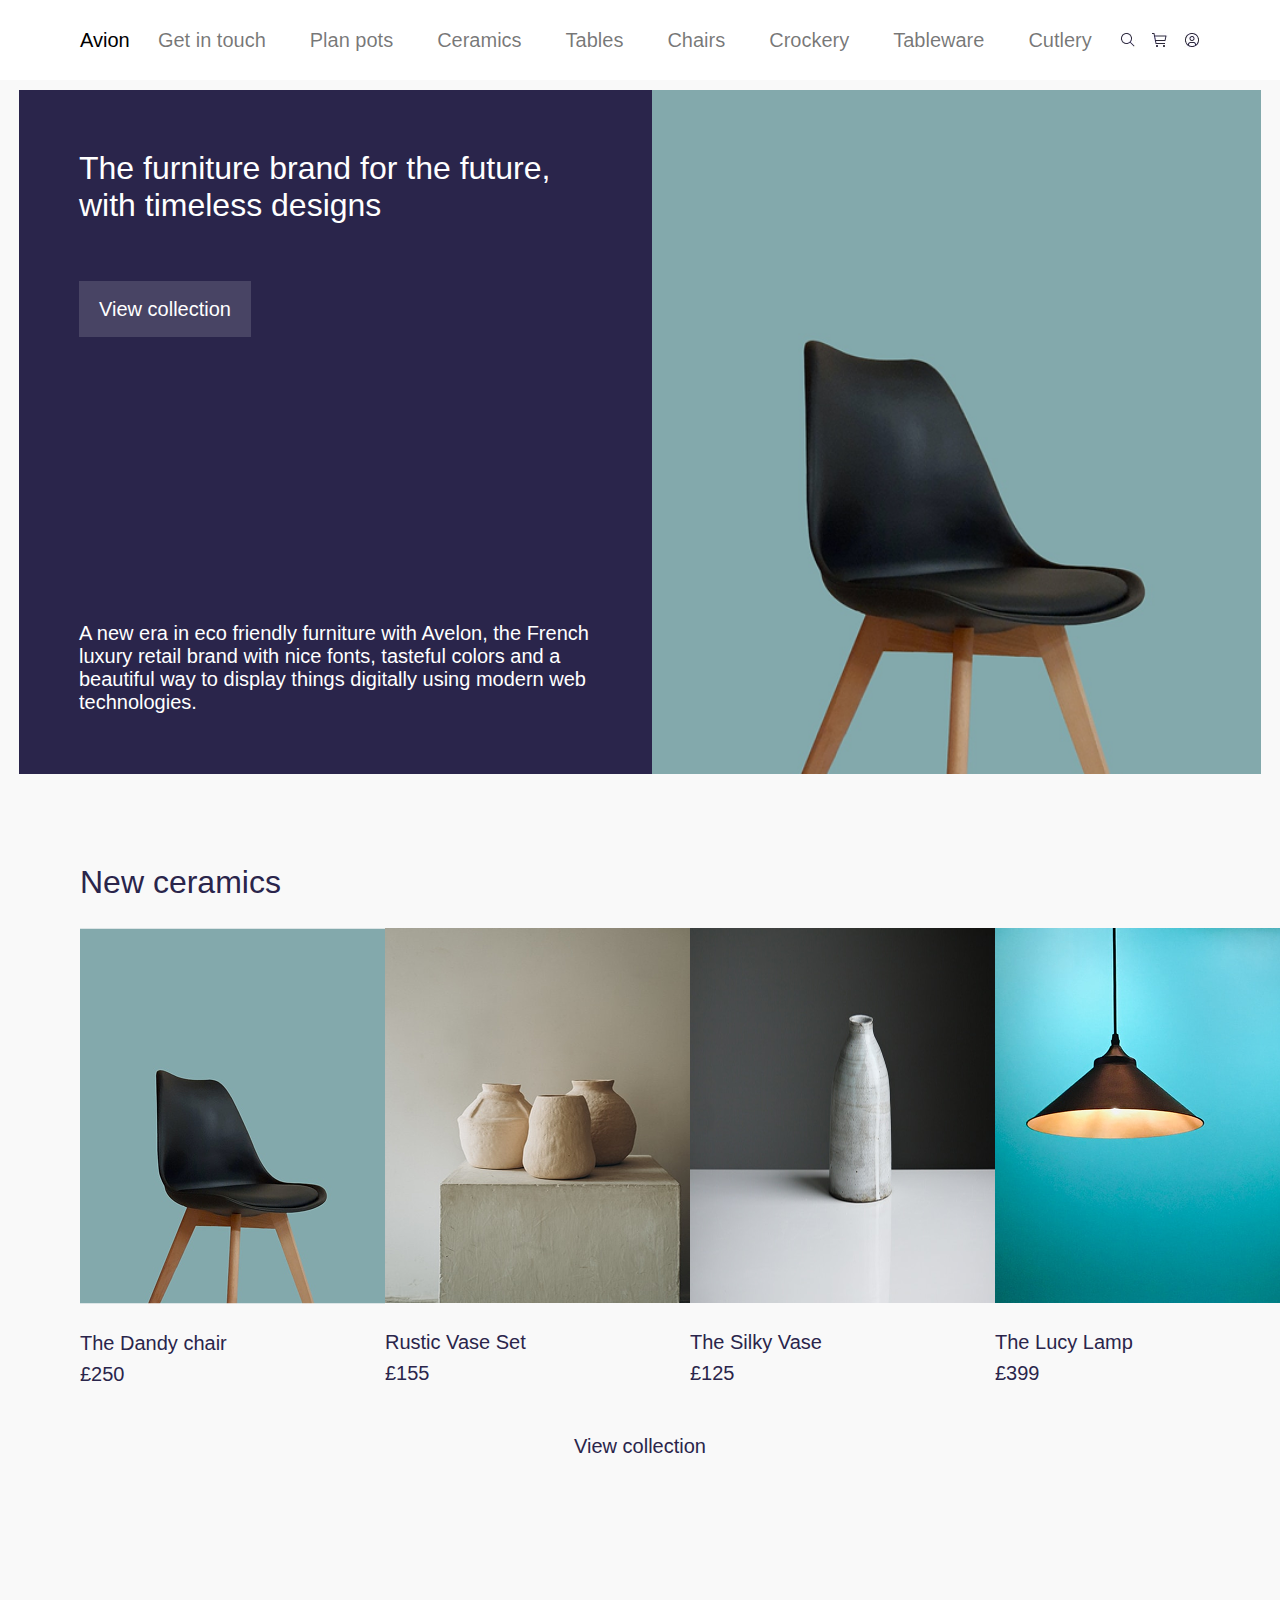
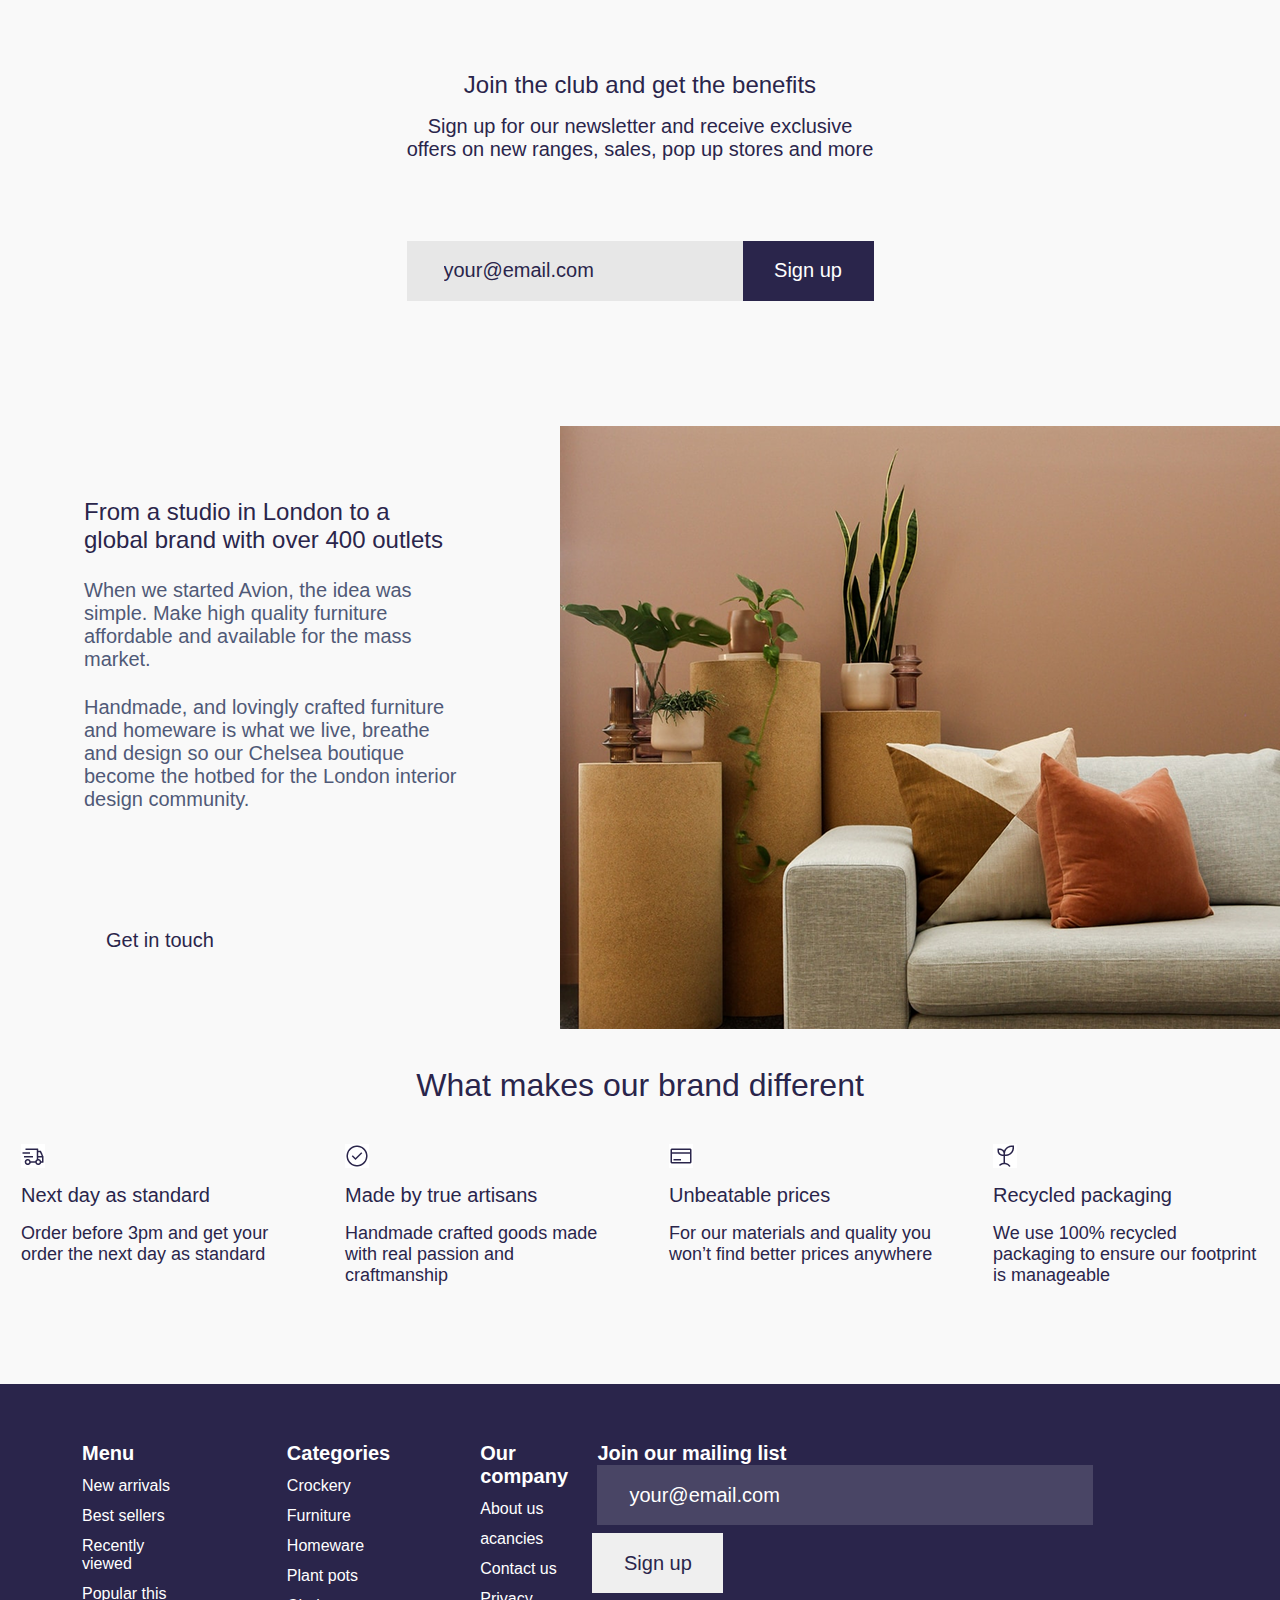
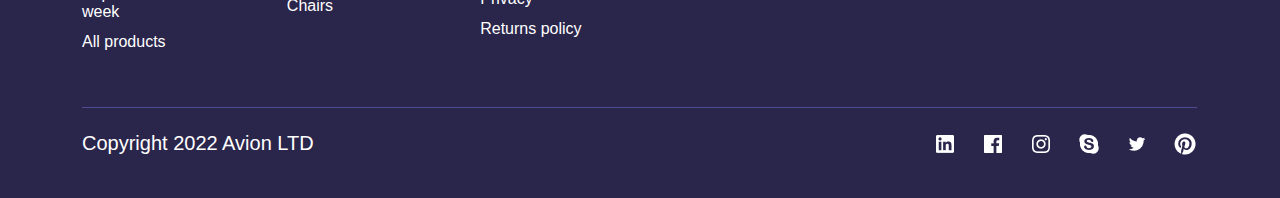
<file: index.html>
<!DOCTYPE html>
<html lang="en">
<head>
    <meta charset="UTF-8">
    <meta name="viewport" content="width=device-width, initial-scale=1.0">
    <title>Avion</title>
    <link rel="stylesheet" href="css/style.css">
    <link rel="stylesheet" href="css/media.css">
    <meta name="description"
        content="Сайт для покупки каечственных дизайнерских вещей для уютного проживания" />
</head>
<body>
    <header>
        <div class="container">
            <span class="logo">Avion</span>
            <div class="header_menu" id="header_menu">
                <div class="container-menu-wrapper">
                    <a href="Get-in-touch.html">Get in touch</a>
                    <a href="#">Plan pots</a>
                    <a href="#">Ceramics</a>
                    <a href="#">Tables</a>
                    <a href="#">Chairs</a>
                    <a href="#">Crockery</a>
                    <a href="#">Tableware</a>
                    <a href="#">Cutlery</a>
                </div>
            </div>
            <div class="header_menu-left">
                <img src="assets/icon/Search.webp" alt="поиск" />
                <img src="assets/icon/Shopping--cart.webp" alt="корзина" />
                <img src="assets/icon/User--avatar.webp" alt="аватар" />
                <div class="burger" id="burger">
                    <div class="Elem"></div>
                    <div class="Elem"></div>
                    <div class="Elem"></div>
                    <div class="Elem"></div>
                </div>
            </div>
        </div>
    </header>
    <main>
        <section id="styl">
            <div class="container">
                <div class="left-menu-main">
                    <div class="container-menu-left">
                        <div class="up-menu">
                            <div class="container-up_menu">
                                <span>The furniture brand for the future, with
                                    timeless designs</span>
                                <button class="button-collection">View
                                    collection</button>
                            </div>
                        </div>
                        <div class="down-menu">
                            <div class="text-down_menu">A new era in eco
                                friendly
                                furniture with Avelon,
                                the French luxury retail brand
                                with nice fonts, tasteful colors and a beautiful
                                way
                                to display things digitally
                                using modern web technologies.</div>
                        </div>
                    </div>
                    <img src="assets/icon/Right Image.png" alt="стул">
                </div>
            </div>
        </section>
        <section id="Goods">
            <div class="container">
                <div class="Goods-title">New ceramics</div>
                <div class="Goods-card">
                    <div class="Goods-card-up">
                        <div class="card-element"><a
                                href="product/chair.html"><img
                                    src="assets/first-item.png" alt="товар">
                                <div class="description-card">
                                    <span>The Dandy chair</span>
                                    <span>£250</span>
                                </div>
                            </a>
                        </div>
                        <div class="card-element"><a
                                href="product/chair.html"><img
                                    src="assets/second-item.png" alt="товар">
                                <div class="description-card">
                                    <span>Rustic Vase Set</span>
                                    <span>£155</span>
                                </div>
                            </a>
                        </div>
                        <div class="card-element"><a
                                href="product/chair.html"><img
                                    src="assets/third-item.png" alt="товар">
                                <div class="description-card">
                                    <span>The Silky Vase</span>
                                    <span>£125</span>
                                </div>
                            </a>
                        </div>
                        <div class="card-element"><a
                                href="product/chair.html"><img
                                    src="assets/fourth-item.png" alt="товар">
                                <div class="description-card">
                                    <span>The Lucy Lamp</span>
                                    <span>£399</span>
                                </div>
                            </a>
                        </div>
                    </div>
                    <div class="Goods-card-down">
                        <div class="card-element"><a
                                href="product/chair.html"><img
                                    src="assets/second-item.png" alt="товар">
                                <div class="description-card">
                                    <span>The Dandy chair</span>
                                    <span>£250</span>
                                </div>
                            </a>
                        </div>
                        <div class="card-element"><a
                                href="product/chair.html"><img
                                    src="assets/first-item.png" alt="товар">
                                <div class="description-card">
                                    <span>Rustic Vase Set</span>
                                    <span>£155</span>
                                </div>
                            </a>
                        </div>
                        <div class="card-element"><a
                                href="product/chair.html"><img
                                    src="assets/fourth-item.png" alt="товар">
                                <div class="description-card">
                                    <span>The Silky Vase</span>
                                    <span>£125</span>
                                </div>
                            </a>
                        </div>
                        <div class="card-element"><a
                                href="product/chair.html"><img
                                    src="assets/third-item.png" alt="товар">
                                <div class="description-card">
                                    <span>The Lucy Lamp</span>
                                    <span>£399</span>
                                </div>
                            </a>
                        </div>
                    </div>
                </div>
                <div class="Goods-button">
                    <button id="more-btn">View collection</button>
                </div>
            </div>
        </section>
        <section id="club">
            <div class="container">
                <div class="title-discr-form">
                    <div class="title-form">
                        Join the club and get the benefits
                    </div>
                    <span>
                        Sign up for our newsletter and receive exclusive offers
                        on new ranges, sales, pop up stores and more
                    </span>
                </div>
                <form class="form_join" id="form_join">
                    <input type="email" class="input-email_club"
                        placeholder="your@email.com" id="inputEmail">
                    <input type="submit" value="Sign up"
                        style="cursor: pointer;">
                </form>
            </div>
        </section>
        <section id="studio">
            <div class="container">
                <div class="studio-container_items">
                    <div class="studio-items">
                        <div class="studio-title">
                            From a studio in London to a global brand with
                            over 400 outlets
                        </div>
                        <span>When we started Avion, the idea was simple. Make
                            high quality furniture affordable and
                            available for the mass market.</span>
                        <span>Handmade, and lovingly crafted furniture and
                            homeware is what we live, breathe and design
                            so our Chelsea boutique become the hotbed for the
                            London interior design community.</span>
                    </div>
                    <div class="studio-button">
                        <button>
                            Get in touch
                        </button>
                    </div>
                </div>
                <div class="studio-img">
                    <img src="assets/background-studio.png" alt="студия">
                </div>
            </div>
        </section>
        <section id="different">
            <div class="container">
                <div class="title-different">
                    What makes our brand different
                </div>
                <div class="container-different_items">
                    <div class="item">
                        <img src="assets/icon/Delivery.png" alt="Доставка"
                            width="24px">
                        <div class="title-different_item">
                            Next day as standard
                        </div>
                        <span class="dis-different_item">Order before 3pm and
                            get your order
                            the next day as standard</span>
                    </div>
                    <div class="item">
                        <img src="assets/icon/Checkmark--outline.png"
                            alt="выполнение" width="24px">
                        <div class="title-different_item">
                            Made by true artisans </div>
                        <span class="dis-different_item">Handmade crafted goods
                            made with
                            real passion and craftmanship</span>
                    </div>
                    <div class="item">
                        <img src="assets/icon/Purchase.png" alt="Оплата"
                            width="24px">
                        <div class="title-different_item">
                            Unbeatable prices </div>
                        <span class="dis-different_item">For our materials and
                            quality you won’t find
                            better prices anywhere</span>
                    </div>
                    <div class="item">
                        <img src="assets/icon/Sprout.png" alt="Экологичность"
                            width="24px">
                        <div class="title-different_item">
                            Recycled packaging </div>
                        <span class="dis-different_item">We use 100% recycled
                            packaging to ensure our
                            footprint is manageable</span>
                    </div>
                </div>
            </div>
        </section>
    </main>
    <footer>
        <div class="container">
            <div class="up-footer-menu">
                <div class="left-menu-footer">
                    <div class="item-menu">
                        <span>Menu</span>
                        <ul>
                            <li><a href="#">New arrivals</a></li>
                            <li><a href="#">Best sellers</a></li>
                            <li><a href="#">Recently viewed</a></li>
                            <li><a href="#">Popular this week</a></li>
                            <li><a href="#">All products</a></li>
                        </ul>
                    </div>
                    <div class="item-menu">
                        <span>Categories</span>
                        <ul>
                            <li><a href="#">Crockery</a></li>
                            <li><a href="#">Furniture</a></li>
                            <li><a href="#">Homeware</a></li>
                            <li><a href="#">Plant pots</a></li>
                            <li><a href="#">Chairs</a></li>
                        </ul>
                    </div>
                    <div class="item-menu">
                        <span>Our company</span>
                        <ul>
                            <li><a href="#">About us</a></li>
                            <li><a href="#">acancies</a></li>
                            <li><a href="#">Contact us</a></li>
                            <li><a href="#">Privacy</a></li>
                            <li><a href="#">Returns policy</a></li>
                        </ul>
                    </div>
                </div>
                <div class="#">
                    <form class="form1" id="form1">
                        <label class="label-form">Join our mailing
                            list</label><br>
                        <input type="email" class="input-email"
                            placeholder="your@email.com" id="input">
                        <input type="submit" value="Sign up"
                            style="cursor: pointer;">
                    </form>
                </div>
            </div>
            <div class="down-menu_footer">
                <span>Copyright 2022 Avion LTD</span>
                <div class="icon-menu_footer">
                    <img src="assets/icon/Logo--linkedin.png" alt="иконка">
                    <img src="assets/icon/Logo--facebook.png" alt="иконка">
                    <img src="assets/icon/Logo--instagram.png" alt="иконка">
                    <img src="assets/icon/Logo--skype.png" alt="иконка">
                    <img src="assets/icon/Logo--twitter.png" alt="иконка">
                    <img src="assets/icon/Logo--pinterest.png" alt="иконка">
                </div>
            </div>
        </div>
    </footer>
    <script src="js/script.js"></script>
    <script src="js/file_form.js"></script>
</body>
</html>
</file>
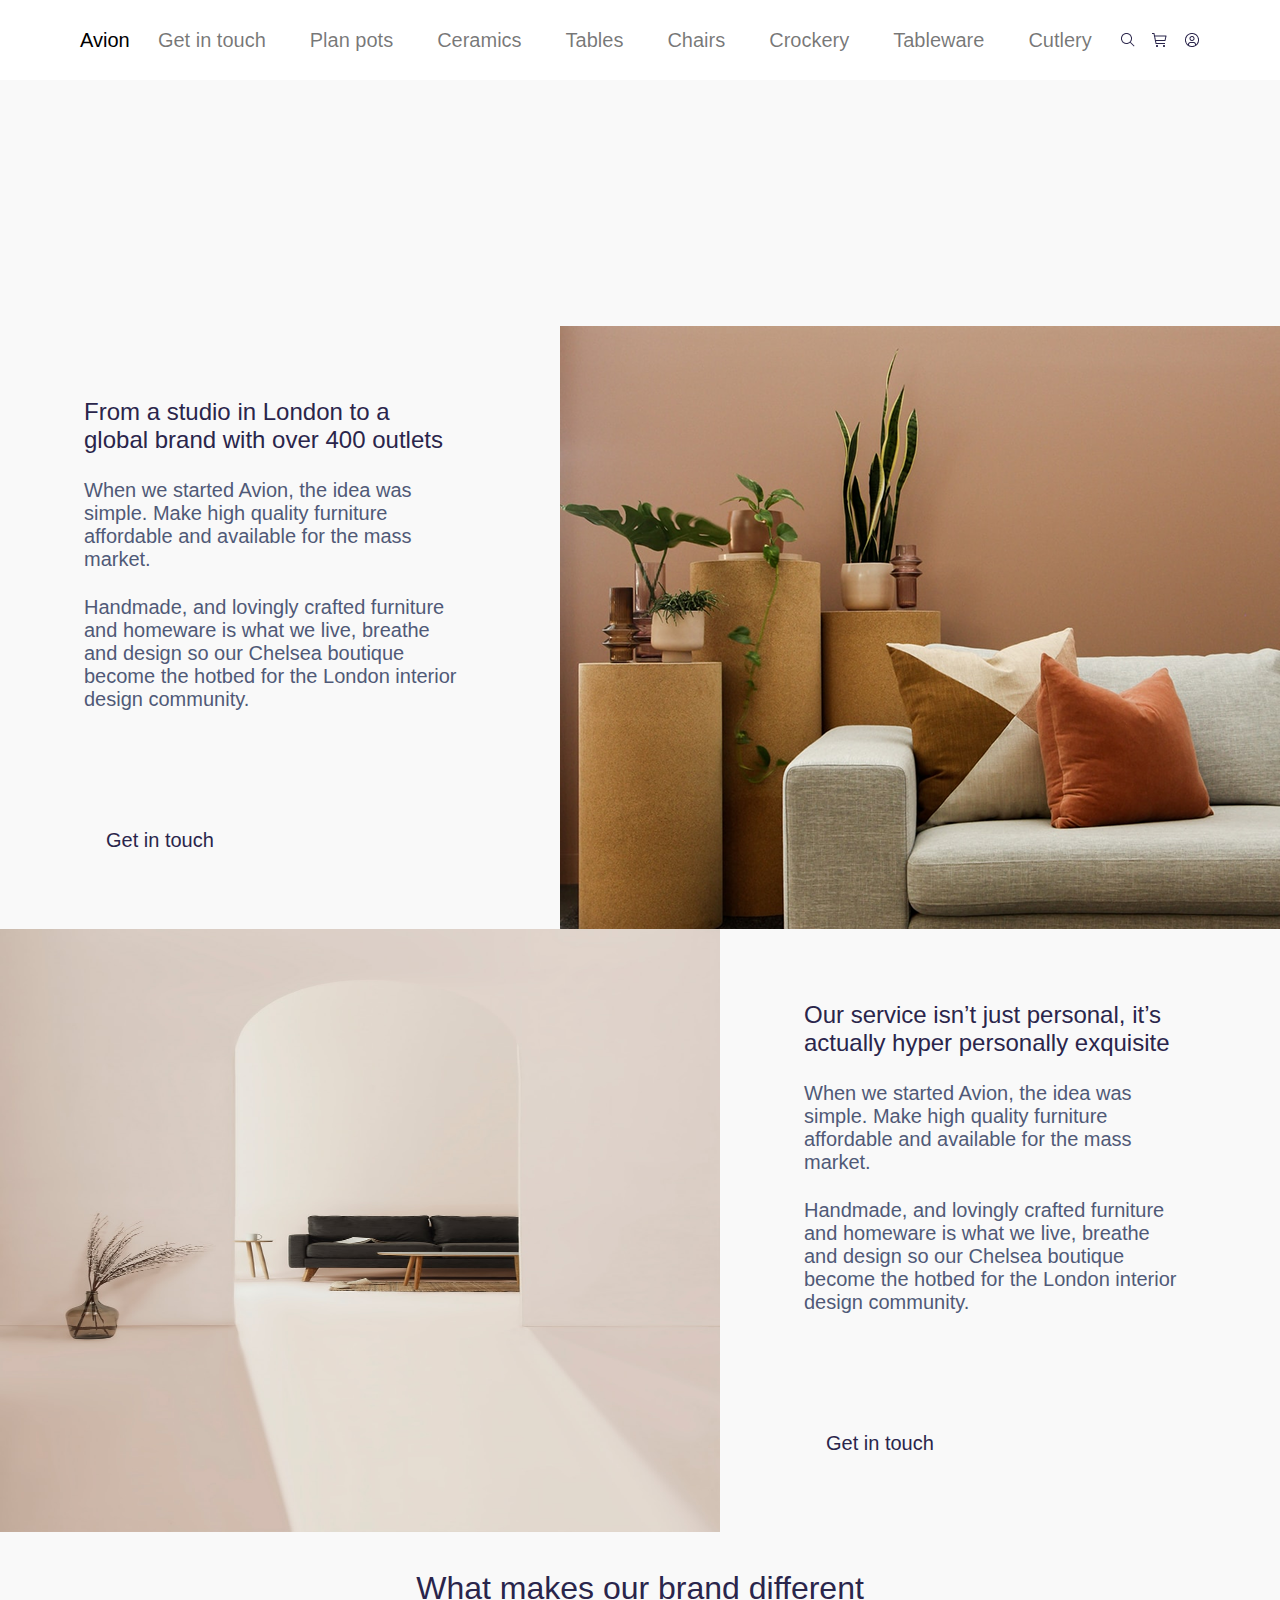
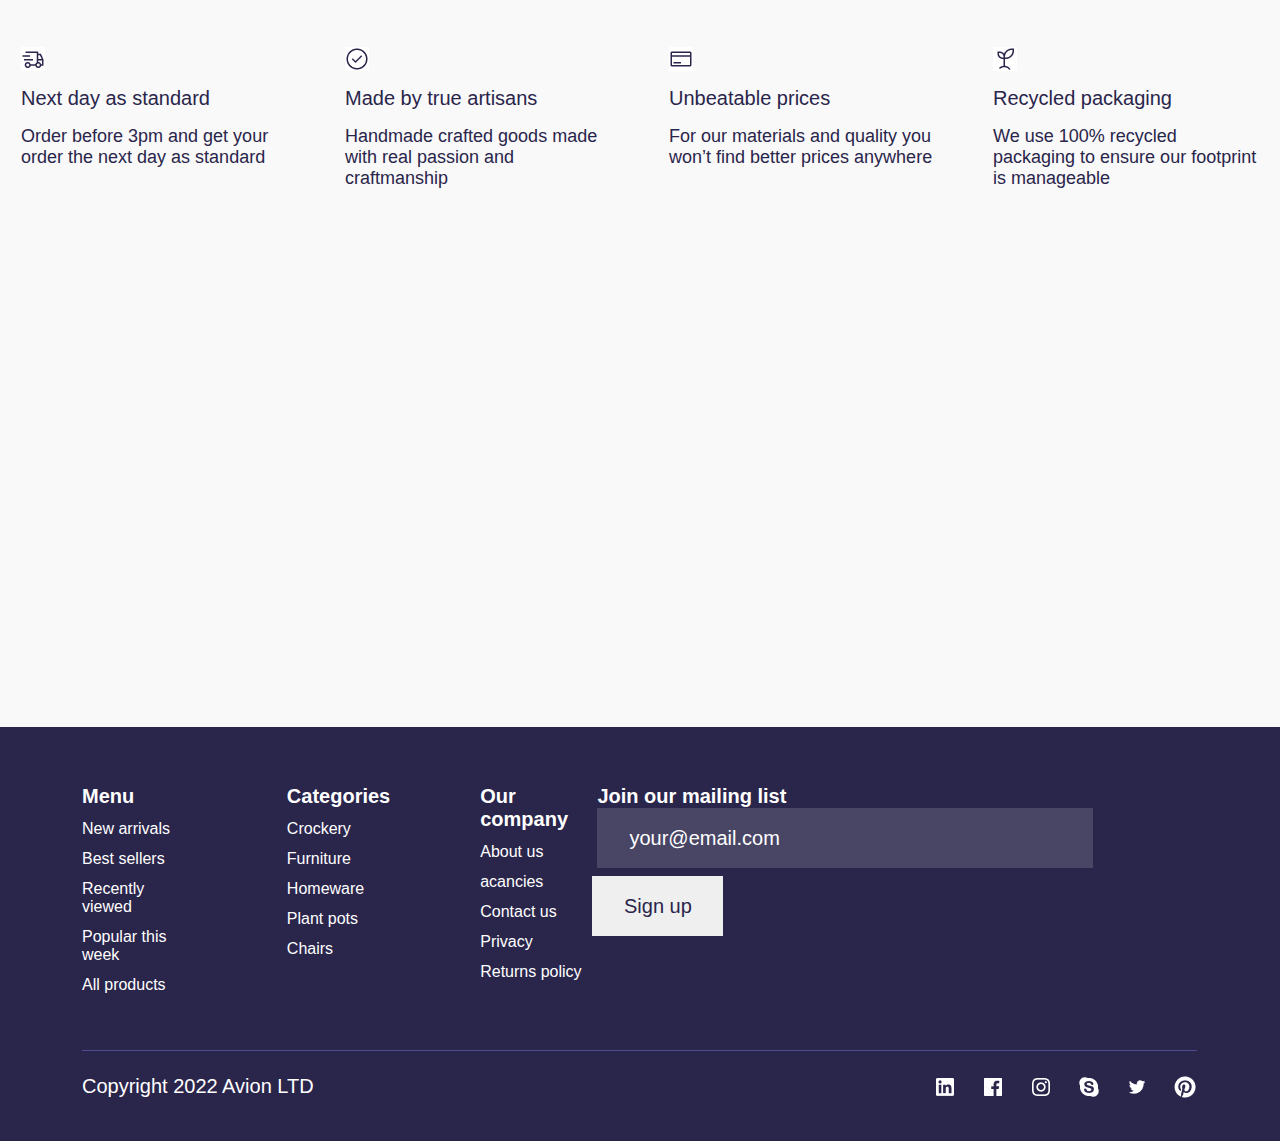
<file: Get-in-touch.html>
<!DOCTYPE html>
<html lang="en">
<head>
    <meta charset="UTF-8">
    <meta name="viewport" content="width=device-width, initial-scale=1.0">
    <title>Get in touch</title>
    <link rel="stylesheet" href="css/Get-in-touch.css">
    <link rel="stylesheet" href="css/Get-in-touch_media.css">
    <meta name="description"
        content="Сайт для покупки каечственных дизайнерских вещей для уютного проживания" />
</head>
<body>
    <header>
        <div class="container">
            <a style="text-decoration: none; color: black;" href="../index.html"
                class="logo" id="logo">Avion</a>
            <div class="header_menu" id="header_menu">
                <div class="container-menu-wrapper">
                    <a href="Get-in-touch.html">Get in touch</a>
                    <a href="#">Plan pots</a>
                    <a href="#">Ceramics</a>
                    <a href="#">Tables</a>
                    <a href="#">Chairs</a>
                    <a href="#">Crockery</a>
                    <a href="#">Tableware</a>
                    <a href="#">Cutlery</a>
                </div>
            </div>
            <div class="header_menu-left">
                <img src="../assets/icon/Search.png" alt="поиск">
                <img src="../assets/icon/Shopping--cart.png" alt="корзина">
                <img src="../assets/icon/User--avatar.png" alt="аватар">
                <div class="burger" id="burger">
                    <div class="Elem"></div>
                    <div class="Elem"></div>
                    <div class="Elem"></div>
                    <div class="Elem"></div>
                </div>
            </div>
        </div>
    </header>
    <main>
        <section id="brand">
        </section>
        <section id="studio">
            <div class="container">
                <div class="studio-container_items">
                    <div class="studio-items">
                        <div class="studio-title">
                            From a studio in London to a global brand with
                            over 400 outlets
                        </div>
                        <span>When we started Avion, the idea was simple. Make
                            high quality furniture affordable and
                            available for the mass market.</span>
                        <span>Handmade, and lovingly crafted furniture and
                            homeware is what we live, breathe and design
                            so our Chelsea boutique become the hotbed for the
                            London interior design community.</span>
                    </div>
                    <div class="studio-button">
                        <button>
                            Get in touch
                        </button>
                    </div>
                </div>
                <div class="studio-img">
                    <img src="assets/background-studio.png" alt="студия">
                </div>
            </div>
        </section>
        <section id="personal">
            <div class="container">
                <div class="studio-img">
                    <img src="assets/form_join.jpg" alt="студия">
                </div>
                <div class="studio-container_items">
                    <div class="studio-items">
                        <div class="studio-title">
                            Our service isn’t just personal, it’s actually
                            hyper personally exquisite
                        </div>
                        <span>When we started Avion, the idea was simple. Make
                            high quality furniture affordable and available for
                            the mass market. </span>
                        <span>Handmade, and lovingly crafted furniture and
                            homeware is what we live, breathe and design so our
                            Chelsea boutique become the hotbed for the London
                            interior design community.</span>
                    </div>
                    <div class="studio-button">
                        <button>
                            Get in touch
                        </button>
                    </div>
                </div>
            </div>
        </section>
        <section id="different">
            <div class="container">
                <div class="title-different">
                    What makes our brand different
                </div>
                <div class="container-different_items">
                    <div class="item">
                        <img src="assets/icon/Delivery.png" alt="Доставка"
                            width="24px">
                        <div class="title-different_item">
                            Next day as standard
                        </div>
                        <span class="dis-different_item">Order before 3pm and
                            get your order
                            the next day as standard</span>
                    </div>
                    <div class="item">
                        <img src="assets/icon/Checkmark--outline.png"
                            alt="выполнение" width="24px">
                        <div class="title-different_item">
                            Made by true artisans </div>
                        <span class="dis-different_item">Handmade crafted goods
                            made with
                            real passion and craftmanship</span>
                    </div>
                    <div class="item">
                        <img src="assets/icon/Purchase.png" alt="Оплата"
                            width="24px">
                        <div class="title-different_item">
                            Unbeatable prices </div>
                        <span class="dis-different_item">For our materials and
                            quality you won’t find
                            better prices anywhere</span>
                    </div>
                    <div class="item">
                        <img src="assets/icon/Sprout.png" alt="Экологичность"
                            width="24px">
                        <div class="title-different_item">
                            Recycled packaging </div>
                        <span class="dis-different_item">We use 100% recycled
                            packaging to ensure our
                            footprint is manageable</span>
                    </div>
                </div>
            </div>
        </section>
        <section id="join_club">
        </section>
    </main>
    <footer>
        <div class="container">
            <div class="up-footer-menu">
                <div class="left-menu-footer">
                    <div class="item-menu">
                        <span>Menu</span>
                        <ul>
                            <li><a href="#">New arrivals</a></li>
                            <li><a href="#">Best sellers</a></li>
                            <li><a href="#">Recently viewed</a></li>
                            <li><a href="#">Popular this week</a></li>
                            <li><a href="#">All products</a></li>
                        </ul>
                    </div>
                    <div class="item-menu">
                        <span>Categories</span>
                        <ul>
                            <li><a href="#">Crockery</a></li>
                            <li><a href="#">Furniture</a></li>
                            <li><a href="#">Homeware</a></li>
                            <li><a href="#">Plant pots</a></li>
                            <li><a href="#">Chairs</a></li>
                        </ul>
                    </div>
                    <div class="item-menu">
                        <span>Our company</span>
                        <ul>
                            <li><a href="#">About us</a></li>
                            <li><a href="#">acancies</a></li>
                            <li><a href="#">Contact us</a></li>
                            <li><a href="#">Privacy</a></li>
                            <li><a href="#">Returns policy</a></li>
                        </ul>
                    </div>
                </div>
                <div class="#">
                    <form class="form1" id="form1">
                        <label class="label-form">Join our mailing
                            list</label><br>
                        <input type="text" class="input-email"
                            placeholder="your@email.com" id="input">
                        <input type="submit" value="Sign up"
                            style="cursor: pointer;">
                    </form>
                </div>
            </div>
            <div class="down-menu_footer">
                <span>Copyright 2022 Avion LTD</span>
                <div class="icon-menu_footer">
                    <img src="assets/icon/Logo--linkedin.png" alt="иконка">
                    <img src="assets/icon/Logo--facebook.png" alt="иконка">
                    <img src="assets/icon/Logo--instagram.png" alt="иконка">
                    <img src="assets/icon/Logo--skype.png" alt="иконка">
                    <img src="assets/icon/Logo--twitter.png" alt="иконка">
                    <img src="assets/icon/Logo--pinterest.png" alt="иконка">
                </div>
            </div>
        </div>
    </footer>
    <script src="js/file_form.js"></script>
</body>
</html>
</file>
<file: css/style.css>
* {
    margin: 0;
    box-sizing: border-box;

}


/*img {
   pointer-events: none;
}
*/

body {
    font-family: Arial, Helvetica, sans-serif;
}

main {
    background-color: rgba(249, 249, 249, 1);
}

header {
    max-width: 1920px;
    width: 100%;
    height: 80px;
}

header .container {
    width: 100%;
    height: 80px;
    display: flex;
    align-items: center;
    justify-content: space-between;
    padding: 0px 80px;
}

header .logo {
    font-size: 20px;
    font-weight: 400;
}

.burger {
    width: 16px;
    height: 16px;
    display: none;
    flex-direction: column;
    justify-content: center;
    gap: 2px;
}
.card-element {
    transition: all 0.2s;
}

.card-element:hover {
    transform: scale(1.03);
}

.burger .Elem {
    width: 100%;
    height: 1px;
    background-color: black;
}
.container-menu-wrapper {
    display: flex;
    gap: 44px;
    transition: all 1.5s;

}



.header_menu a {
    color: rgba(0, 0, 0, 0.541);
    text-decoration: none;
    font-size: 20px;
    font-weight: 400;
}

.header_menu a:hover {
    text-decoration: underline;
}

.header_menu-left {
    z-index: 100;
    display: flex;
    gap: 16px;
}

.header_menu-left img {
    cursor: pointer;
}
/*1 секция*/

#styl {
    width: 100%;
    height: 704px;
    background: rgba(249, 249, 249, 1);
}

#styl .container {
    max-width: 1920px;
    width: 100%;
    height: 704px;
    padding: 0px 80px;
    display: flex;
    justify-content: center;
    align-items: center;
}

.left-menu-main {
    display: flex;
    background-color: #2a254b;
    max-width: 1280px;
    height: 684px;
    width: 1480px;
}

.container-menu-left {
    display: flex;
    flex-direction: column;
}

.up-menu {
    height: 50%;
}

.down-menu {
    height: 50%;
    display: flex;
    align-items: end;
}

.container-up_menu {
    width: 513px;
    height: 187px;
    display: flex;
    flex-direction: column;
    justify-content: space-between;
    margin: 60px;
}

.container-up_menu span {
    font-size: 32px;
    color: #ffffff;
    font-weight: 400;
}
.button-collection {
    border: none;
    width: 172px;
    height: 56px;
    background-color: #f9f9f926;
    font-size: 20px;
    color: #ffffff;
    font-weight: 100;
    
}

.text-down_menu {
    padding: 60px;
    color: #ffffff;
    font-size: 20px;
    font-weight: 400;
}


/* 2 секция */

#Goods {
    width: 100%;
    height: 761px;
    background: rgba(249, 249, 249, 1);
}

#Goods .container {
    display: flex;
    flex-direction: column;
    padding: 0px 80px;
    padding-top: 80px;
    justify-content: center;
}

.Goods-title {
    font-size: 32px;
    font-weight: 400;
    color: #2a254b;
    margin-bottom: 27px;
}
.Goods-card {
    display: flex;
    flex-direction: column;
    gap: 20px;

}
.Goods-card-up {
    display: flex;
    flex-direction: row;
    justify-content: space-between;
    cursor: pointer;
    user-select: none;
}
.Goods-card-down {
    display: none;
    flex-direction: row;
    justify-content: space-between;
    cursor: pointer;
    user-select: none;
}
.Goods-card-down.open {
    display: flex;
  }
#Goods.open {
    height: 1150px;
}

.Goods-card a {
    user-select: none;
    text-decoration: none;
}

.description-card {
    display: flex;
    flex-direction: column;
    gap: 8px;
    margin-top: 24px;
}

.description-card span {
    font-size: 20px;
    font-weight: 400;
    color: #2a254b;
}

.Goods-button {
    margin-top: 35px;
    display: flex;
    justify-content: center;
}

.Goods-button {
    margin-top: 35px;
}

.Goods-button button {
    padding: 14px 19px;
    font-size: 20px;
    font-weight: 400;
    color: #2a254b;
    border: none;
    cursor: pointer;
    background-color: #f9f9f9;
}

.Goods-button button:hover {
    background-color: #dbdbdb;
}

.Goods-button-up,.Goods-button-down button:active {
    background-color: #dbdbdb;
    transform: scale(0.98);
}
/* 3 секция */
#club {
    width: 100%;
    height: 481px;
    display: flex;
    justify-content: center;
    align-items: center;
}
#club .container {
    padding: 0px 50px;
    width: 571px;
    height: 481px;
    display: flex;
    flex-direction: column;
    justify-content: center;
    align-items: center;
    gap: 80px;
}
.title-discr-form {
    display: flex;
    gap: 16px;
    flex-direction: column;
    align-items: center;
}
.title-discr-form span{
    text-align: center;
    font-size: 20px;
    font-weight: 400;
    color: #2A254B;
}
.title-form {
    font-size: 24px;
    font-weight: 400;
    color: #2A254B;
}
.form_join {
    display: flex;
}

.form_join input[type="email"] {
    width: 341px;
    height: 60px;
    border: 5px solid rgba(255, 255, 255, 0);
    background-color: #e7e7e7;
    color: #2A254B;
    font-size: 20px;
    font-weight: 400;
    padding-left: 32px;
}

.form_join input[type="email"]::placeholder {
    color: #2A254B;
    font-size: 20px;
    font-weight: 400;
}

.form_join input[type="submit"] {
    color: white;
    font-size: 20px;
    font-weight: 400;
    background-color: #2A254B;
    width: 131px;
    height: 60px;
    border: none;
    margin-left: -5px;
}


/* 4 секция*/

#studio {
    width: 100%;
    height: 603px;
    background: rgba(249, 249, 249, 1);
}

#studio .container {
    width: 100%;
    height: 603px;
    display: flex;
    flex-direction: row;
}

.studio-container_items {
    padding: 72px 100px 54px 84px;
    display: flex;
    flex-direction: column;
    gap: 104px;
}

.studio-items {
    display: flex;
    flex-direction: column;
    gap: 25px;
}

.studio-title {
    font-size: 24px;
    font-weight: 400;
    color: #2a254b;
}

.studio-items span {
    font-size: 20px;
    font-weight: 400;
    color: #505977;
}

.studio-button button {
    padding: 14px 22px;
    font-size: 20px;
    font-weight: 400;
    color: #2a254b;
    border: none;
    cursor: pointer;
    background-color: #f9f9f9;
}

.studio-button button:hover {
    background-color: #dbdbdb;
}

.studio-button button:active {
    background-color: #dbdbdb;
    transform: scale(0.98);
}

/* 5 секция */
#different {
    width: 100%;
    height: 355px;
    display: flex;
    align-items: center;
    justify-content: center;
}
#different .container {
    display: flex;
    gap: 40px;
    flex-direction: column;
    justify-content: center;
    align-items: center;
}
.container-different_items {
    display: flex;
    gap: 58px;
    justify-content: space-between;
}
.container-different_items .item {
    width: 266px;
    height: 202px;
    display: flex;
    flex-direction: column;
    gap: 16px;
}
.title-different {
    font-size: 32px;
    font-weight: 500;
    color: #2A254B;
}
.title-different_item {
    font-size: 20px;
    font-weight: 400;
    color: #2A254B;
}
.dis-different_item {
    font-size: 18px;
    font-weight: 400;
    color: #2A254B;
}
/* Подвал */

footer {
    width: 100%;
    height: 414px;
    background-color: #2a254b;
}

footer .container {
    width: 100%;
    height: 414px;
    padding: 58px 83px 56px 82px;
    display: flex;
    flex-direction: column;
    align-items: center;
    gap: 24px;
}

.up-footer-menu {
    width: 100%;
    display: flex;
    justify-content: space-between;
    padding-bottom: 56px;
    border-bottom: solid 1px #4e4d93;
}

.left-menu-footer {
    display: flex;
    gap: 90px;
}

.down-menu_footer {
    width: 100%;
    display: flex;
    justify-content: space-between;
}

.down-menu_footer span {
    color: white;
    font-size: 20px;
    font-weight: 400;
}

.item-menu span {
    color: white;
    font-size: 20px;
    font-weight: 700;
}

.item-menu ul li a {
    color: white;
    font-size: 16px;
    font-weight: 400;
    text-decoration: none;
}

.item-menu ul li a:hover {
    text-decoration: underline;
}

.item-menu ul li {
    list-style: none;
}

.item-menu ul {
    padding: 0;
    display: flex;
    flex-direction: column;
    gap: 12px;
}

.item-menu {
    display: flex;
    flex-direction: column;
    gap: 12px;
}

.label-form {
    font-size: 20px;
    font-weight: 700;
    color: white;
}

.form1 input[type="email"] {
    width: 496px;
    height: 60px;
    background-color: #ffffff26;
    border: none;
    color: white;
    font-size: 20px;
    font-weight: 400;
    padding-left: 32px;
}

.form1 input[type="email"]::placeholder {
    color: white;
    font-size: 20px;
    font-weight: 400;
}

.form1 input[type="submit"] {
    color: #2a254b;
    font-size: 20px;
    font-weight: 400;
    width: 131px;
    height: 60px;
    border: none;
    margin-left: -5px;
    margin-top: 8px;
}

.icon-menu_footer {
    display: flex;
    gap: 24px;
    cursor: pointer;
}
</file>
<file: css/media.css>
@media (max-width: 734px) {
    
    header .container {
        padding: 0px 24px;
    }
    .header_menu {
        display: none;
        position: fixed;
        right: 0;
        top: 0;
        gap: 44px;
        width: 200px;
        height: 100%;
        background: #ffffff;
        justify-content: center;
        flex-direction:  column;
        animation: anim 0.5s;
    }
    @keyframes anim {
        from {
            transform: translateX(200px);
        }
        to {
            transform: translateX(0px);
        }
        
    }
    .container-menu-wrapper {
        display: flex;
        flex-direction: column;
        align-items: center;
        justify-content: center;
        margin-top: 10px;
        width: 200px;
        height: 500px;
    }
    .header_menu.show {
        z-index: 50;
        display: flex; 
    }

    .burger {
        z-index: 100;
        cursor: pointer;
        display: flex;
        position: fixed;
        top: 32px;
        right: 24px;
        transition: all 0.2s;

    }
    .burger .Elem {
        transition: all 0.2s;
        
    }
    .burger.active .Elem:nth-child(1) {
        display: none;
    }
    .burger.active .Elem:nth-child(4) {
        display: none;
    }
    .burger.active .Elem:nth-child(2) {
        border-radius: 2px;
        transform:translateY(1px) rotate(45deg);
    }
    .burger.active .Elem:nth-child(3) {
        border-radius: 2px;
        transform:translateY(-2px) rotate(-45deg);
    }
    .header_menu-left {
        margin-right: 30px;
    }
}
@media (max-width: 734px) {
    /* 1 секция */
    .left-menu-main {
        height: 404px;
        background-color: #dbdbdb00;
    }
    .left-menu-main img {
        display: none;
    }
    #styl {
        background-color: #2a254b;
        height: 502px;
        display: flex;
        justify-content: center;
        align-items: end;
    }
    #styl .container {
        padding: 24px;
        height: 502px;
        width: 342px;
    }
    .container-up_menu {
        margin: 0px;
        width: 342px;
        height: 50%;
    }
    .container-up_menu span {
        font-size: 20px;
        font-weight: 400;
        line-height: 140%;
    }
    .button-collection {
        width: 100%;
        height: 60px;
        padding: 20px 0px;
    }
    .text-down_menu {
        margin-top: 0px;
        padding: 0px;
        font-size: 16px;
        font-weight: 400;
        line-height: 140%;
    }
    .up-menu {
        height: 202px;
    }
    .down-menu {
        align-items: start;
        height: 202px;
    }
    /* 2 секция */
    .card-element img {
        width: 163px;
    height: 202px;
    }
    #Goods .container {
        padding: 0px 24px;
        padding-top: 48px;
    }
    .Goods-title {
        font-size: 20px;
        font-weight: 400;
    }
    .description-card span {
        font-size: 16px;
        font-weight: 400;
    }
    .Goods-card-up {
        row-gap: 20px;
        flex-wrap: wrap;
    }
    .Goods-card-down {
        row-gap: 20px;
        flex-wrap: wrap;
    }
    #Goods.open {
        height: 1300px;

    }
    /* 3 секция */
    #club .container {
        padding: 0px 24px;
        width: 390px;
        height: 292px;
        gap: 40px;
    }
    .title-discr-form {
        align-items: start;
    }
    .title-discr-form span{
        text-align: start;
        font-size: 16px;
    }
    .title-form {
        font-size: 20px;
    }
    .form_join input[type="email"] {
        width: 211px;
        height: 60px;
    }
    
    /* 4 секция */
    #studio {
        width: 100%;
        height: 828px;
        background: rgba(249, 249, 249, 1);
    }
    
    #studio .container {
        width: 100%;
        height: 603px;
        display: flex;
        flex-direction: column;
    }
    
    .studio-container_items {
        padding: 48px 24px;
        gap: 56px;
    }
    
    .studio-title {
        font-size: 20px;
    }
    
    .studio-items span {
        font-size: 16px;
    }
    
    .studio-button button {
        width: 100%;
    }
    
    #studio .container img {
        height: 358px;
        width: 100%;
        object-fit: cover;
    }
    /* 5 секция */
    #different {
        height: 757px;
        display: flex;
        justify-content: center;
    }
    #different .container {
        width: 100%;
        gap: 36px;
        padding-left: 24px;
        align-items: start;
    }
    .container-different_items {
        display: flex;
        gap: 28px;
        justify-content: space-between;
        flex-direction: column;
    }
    .container-different_items .item {
        width: 266px;
        height: 124px;
        display: flex;
        flex-direction: column;
        gap: 16px;
    }
    .title-different {
        font-size: 20px;
    }
    /* подвал */
    footer {
        height: 668px;
    }
    
    footer .container {
        padding-left: 25px;
        padding-right: 25px;
        padding-top: 40px;
        flex-direction: column;
        gap: 24px;
    }
    
    .up-footer-menu {
        flex-direction: column;
        justify-content: space-between;
        gap: 17px;
        padding-bottom: 12px;
    }
    
    .left-menu-footer {
        flex-wrap: wrap;
        justify-content: space-between;
        gap: 48px;
    }
    
    .down-menu_footer {
        justify-content: center;
    }
    
    .down-menu_footer span {
        font-size: 16px;
    } 
    .form1 input[type="email"] {
        width: 190px;
    }
    .icon-menu_footer {
       display: none;
    }
}
@media (max-width: 374px) {
        /* 2 секция */
        .card-element img {
            width: 130px;
            height: 180px;
        }
        #Goods .container {
            padding: 0px 24px;
            padding-top: 48px;
        }
        .Goods-title {
            font-size: 20px;
            font-weight: 400;
        }
        .description-card span {
            font-size: 16px;
            font-weight: 400;
        }
        .Goods-card {
            row-gap: 20px;
        }
}
</file>
<file: css/Get-in-touch.css>
* {
    margin: 0;
    box-sizing: border-box;

}


/*img {
   pointer-events: none;
}
*/

body {
    font-family: Arial, Helvetica, sans-serif;
}

main {
    background-color: rgba(249, 249, 249, 1);
}

header {
    max-width: 1920px;
    width: 100%;
    height: 80px;
}

header .container {
    width: 100%;
    height: 80px;
    display: flex;
    align-items: center;
    justify-content: space-between;
    padding: 0px 80px;
}

header .logo {
    font-size: 20px;
    font-weight: 400;
}

.burger {
    width: 16px;
    height: 16px;
    display: none;
    flex-direction: column;
    justify-content: center;
    gap: 2px;
}
.card-element {
    transition: all 0.2s;
}

.card-element:hover {
    transform: scale(1.03);
}

.burger .Elem {
    width: 100%;
    height: 1px;
    background-color: black;
}
.container-menu-wrapper {
    display: flex;
    gap: 44px;
    transition: all 1.5s;

}



.header_menu a {
    color: rgba(0, 0, 0, 0.541);
    text-decoration: none;
    font-size: 20px;
    font-weight: 400;
}

.header_menu a:hover {
    text-decoration: underline;
}

.header_menu-left {
    z-index: 100;
    display: flex;
    gap: 16px;
}

.header_menu-left img {
    cursor: pointer;
}
/* 1 секция */
#brand {
    width: 100%;
    height: 246px;
    display: flex;
    justify-content: center;
    align-items: center;
}
#brand .container {
    width: 400px;
    height: 56px;
    margin: 32px 24px;
}
#brand .container span {
    font-size: 20px;
    font-weight: 400;
    color: #2A254B;
}           

/* 2 секция*/

#studio {
    width: 100%;
    height: 603px;
    background: rgba(249, 249, 249, 1);
}

#studio .container {
    width: 100%;
    height: 603px;
    display: flex;
    flex-direction: row;
}

.studio-container_items {
    padding: 72px 100px 54px 84px;
    display: flex;
    flex-direction: column;
    gap: 104px;
}

.studio-items {
    display: flex;
    flex-direction: column;
    gap: 25px;
}

.studio-title {
    font-size: 24px;
    font-weight: 400;
    color: #2a254b;
}

.studio-items span {
    font-size: 20px;
    font-weight: 400;
    color: #505977;
}

.studio-button button {
    padding: 14px 22px;
    font-size: 20px;
    font-weight: 400;
    color: #2a254b;
    border: none;
    cursor: pointer;
    background-color: #f9f9f9;
}

.studio-button button:hover {
    background-color: #dbdbdb;
}

.studio-button button:active {
    background-color: #dbdbdb;
    transform: scale(0.98);
}
/* 3 секция */
#personal {
    width: 100%;
    height: 603px;
}
#personal .container {
    width: 100%;
    height: 603px;
    display: flex;
    flex-direction: row;
}
#personal .container img {
    width: 720px;
    height: 603px;
    display: flex;
    flex-direction: row;
}

/* 4 секция */
#different {
    width: 100%;
    height: 355px;
    display: flex;
    align-items: center;
    justify-content: center;
}
#different .container {
    display: flex;
    gap: 40px;
    flex-direction: column;
    justify-content: center;
    align-items: center;
}
.container-different_items {
    display: flex;
    gap: 58px;
    justify-content: space-between;
}
.container-different_items .item {
    width: 266px;
    height: 202px;
    display: flex;
    flex-direction: column;
    gap: 16px;
}
.title-different {
    font-size: 32px;
    font-weight: 500;
    color: #2A254B;
}
.title-different_item {
    font-size: 20px;
    font-weight: 400;
    color: #2A254B;
}
.dis-different_item {
    font-size: 18px;
    font-weight: 400;
    color: #2A254B;
}
/* 5 секция */
#join_club {
    width: 100%;
    height: 440px;
}
/* Подвал */
footer {
    width: 100%;
    height: 414px;
    background-color: #2a254b;
}

footer .container {
    width: 100%;
    height: 414px;
    padding: 58px 83px 56px 82px;
    display: flex;
    flex-direction: column;
    align-items: center;
    gap: 24px;
}

.up-footer-menu {
    width: 100%;
    display: flex;
    justify-content: space-between;
    padding-bottom: 56px;
    border-bottom: solid 1px #4e4d93;
}

.left-menu-footer {
    display: flex;
    gap: 90px;
}

.down-menu_footer {
    width: 100%;
    display: flex;
    justify-content: space-between;
}

.down-menu_footer span {
    color: white;
    font-size: 20px;
    font-weight: 400;
}

.item-menu span {
    color: white;
    font-size: 20px;
    font-weight: 700;
}

.item-menu ul li a {
    color: white;
    font-size: 16px;
    font-weight: 400;
    text-decoration: none;
}

.item-menu ul li a:hover {
    text-decoration: underline;
}

.item-menu ul li {
    list-style: none;
}

.item-menu ul {
    padding: 0;
    display: flex;
    flex-direction: column;
    gap: 12px;
}

.item-menu {
    display: flex;
    flex-direction: column;
    gap: 12px;
}

.label-form {
    font-size: 20px;
    font-weight: 700;
    color: white;
}

.form1 input[type="text"] {
    width: 496px;
    height: 60px;
    background-color: #ffffff26;
    border: none;
    color: white;
    font-size: 20px;
    font-weight: 400;
    padding-left: 32px;
}

.form1 input[type="text"]::placeholder {
    color: white;
    font-size: 20px;
    font-weight: 400;
}

.form1 input[type="submit"] {
    color: #2a254b;
    font-size: 20px;
    font-weight: 400;
    width: 131px;
    height: 60px;
    border: none;
    margin-left: -5px;
    margin-top: 8px;
}

.icon-menu_footer {
    display: flex;
    gap: 24px;
    cursor: pointer;
}
</file>
<file: css/Get-in-touch_media.css>
@media (max-width: 734px) {
    
    header .container {
        padding: 0px 24px;
    }
    .header_menu {
        display: none;
        position: fixed;
        right: 0;
        top: 0;
        gap: 44px;
        width: 200px;
        height: 100%;
        background: #ffffff;
        justify-content: center;
        flex-direction:  column;
        animation: anim 0.5s;
    }
    @keyframes anim {
        from {
            transform: translateX(200px);
        }
        to {
            transform: translateX(0px);
        }
        
    }
    .container-menu-wrapper {
        display: flex;
        flex-direction: column;
        align-items: center;
        justify-content: center;
        margin-top: 10px;
        width: 200px;
        height: 500px;
    }
    .header_menu.show {
        z-index: 50;
        display: flex; 
    }

    .burger {
        z-index: 100;
        cursor: pointer;
        display: flex;
        position: fixed;
        top: 32px;
        right: 24px;
        transition: all 0.2s;

    }
    .burger .Elem {
        transition: all 0.2s;
        
    }
    .burger.active .Elem:nth-child(1) {
        display: none;
    }
    .burger.active .Elem:nth-child(4) {
        display: none;
    }
    .burger.active .Elem:nth-child(2) {
        border-radius: 2px;
        transform:translateY(1px) rotate(45deg);
    }
    .burger.active .Elem:nth-child(3) {
        border-radius: 2px;
        transform:translateY(-2px) rotate(-45deg);
    }
    .header_menu-left {
        margin-right: 30px;
    }
    /* 1 секция */
    
    /* 2 секция */
    #studio {
        width: 100%;
        height: 828px;
        background: rgba(249, 249, 249, 1);
    }
    
    #studio .container {
        width: 100%;
        height: 603px;
        display: flex;
        flex-direction: column;
    }
    #personal {

        height: 936px;
    }
    #personal .container {
        width: 100%;
        display: flex;
        flex-direction: column;
    }
    #personal .container img {
        width: 100%;
        height: 603px;
    }
    .studio-container_items {
        padding: 48px 24px;
        gap: 56px;
    }
    
    .studio-title {
        font-size: 20px;
    }
    
    .studio-items span {
        font-size: 16px;
    }
    
    .studio-button button {
        width: 100%;
    }
    
    #studio .container img {
        height: 358px;
        width: 100%;
        object-fit: cover;
    }
        /* 4 секция */
        #different {
            height: 757px;
            display: flex;
            justify-content: center;
        }
        #different .container {
            width: 100%;
            gap: 36px;
            padding-left: 24px;
            align-items: start;
        }
        .container-different_items {
            display: flex;
            gap: 28px;
            justify-content: space-between;
            flex-direction: column;
        }
        .container-different_items .item {
            width: 266px;
            height: 124px;
            display: flex;
            flex-direction: column;
            gap: 16px;
        }
        .title-different {
            font-size: 20px;
        }
        /* подвал */
        footer {
            height: 668px;
        }
        
        footer .container {
            padding-left: 25px;
            padding-right: 25px;
            padding-top: 40px;
            flex-direction: column;
            gap: 24px;
        }
        
        .up-footer-menu {
            flex-direction: column;
            justify-content: space-between;
            gap: 17px;
            padding-bottom: 12px;
        }
        
        .left-menu-footer {
            flex-wrap: wrap;
            justify-content: space-between;
            gap: 48px;
        }
        
        .down-menu_footer {
            justify-content: center;
        }
        
        .down-menu_footer span {
            font-size: 16px;
        } 
        .form1 input[type="text"] {
            width: 190px;
        }
        .icon-menu_footer {
           display: none;
        }
}
</file>
